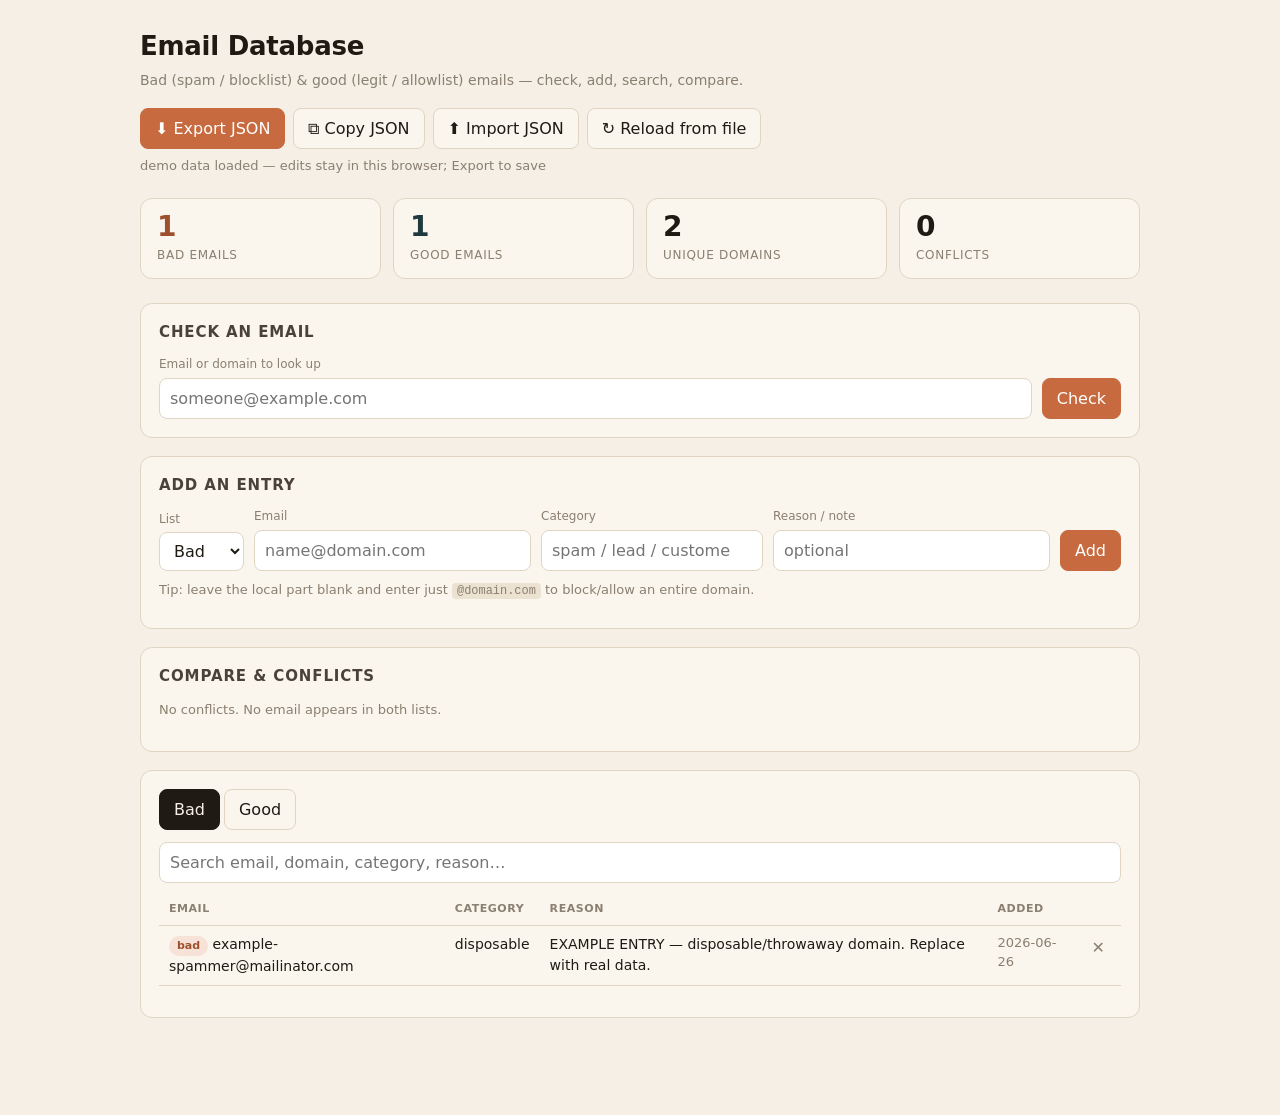
<file: email-db-demo.html>
<!doctype html>
<html lang="en">
<head>
<meta charset="utf-8" />
<meta name="viewport" content="width=device-width, initial-scale=1" />
<title>Email Database — Live Demo</title>
<style>
  :root{
    --bg:#F5EFE6; --surface:#FAF6EE; --sand:#EBE2D2; --ink:#1F1A14; --ink-soft:#4A4239;
    --muted:#8A7F70; --hairline:#E0D5C2; --terracotta:#C76A3F; --terracotta-deep:#9E4F2C;
    --ocean:#1F3A3D; --ocean-2:#2C5658; --bad:#9E4F2C; --good:#1F3A3D;
    --f-sans:"Inter","Helvetica Neue",system-ui,sans-serif;
  }
  *{box-sizing:border-box}
  body{margin:0;background:var(--bg);color:var(--ink);font-family:var(--f-sans);line-height:1.45}
  .wrap{max-width:1040px;margin:0 auto;padding:28px 20px 80px}
  header h1{margin:0 0 4px;font-size:26px;letter-spacing:-.01em}
  header p{margin:0;color:var(--muted);font-size:14px}
  .bar{display:flex;flex-wrap:wrap;gap:8px;margin:18px 0 22px}
  button,.btn{font:inherit;cursor:pointer;border:1px solid var(--hairline);background:var(--surface);
    color:var(--ink);padding:8px 14px;border-radius:8px}
  button:hover{border-color:var(--muted)}
  .btn-primary{background:var(--terracotta);border-color:var(--terracotta);color:#fff}
  .btn-primary:hover{background:var(--terracotta-deep);border-color:var(--terracotta-deep)}
  .stats{display:grid;grid-template-columns:repeat(auto-fit,minmax(140px,1fr));gap:12px;margin-bottom:24px}
  .stat{background:var(--surface);border:1px solid var(--hairline);border-radius:12px;padding:14px 16px}
  .stat .n{font-size:28px;font-weight:700;line-height:1}
  .stat .l{font-size:12px;color:var(--muted);text-transform:uppercase;letter-spacing:.06em;margin-top:6px}
  .stat.bad .n{color:var(--bad)} .stat.good .n{color:var(--good)}
  .card{background:var(--surface);border:1px solid var(--hairline);border-radius:12px;padding:18px;margin-bottom:18px}
  .card h2{margin:0 0 12px;font-size:15px;text-transform:uppercase;letter-spacing:.06em;color:var(--ink-soft)}
  .row{display:flex;flex-wrap:wrap;gap:10px;align-items:end}
  label{display:block;font-size:12px;color:var(--muted);margin-bottom:4px}
  input,select{font:inherit;padding:8px 10px;border:1px solid var(--hairline);border-radius:8px;background:#fff;color:var(--ink);min-width:0}
  input:focus,select:focus{outline:2px solid var(--terracotta);outline-offset:-1px}
  .grow{flex:1 1 200px}
  .verdict{margin-top:12px;padding:12px 14px;border-radius:10px;font-weight:600;display:none}
  .verdict.show{display:block}
  .verdict.v-bad{background:#f6e2d6;color:var(--bad)}
  .verdict.v-good{background:#dde8e3;color:var(--good)}
  .verdict.v-unknown{background:var(--sand);color:var(--ink-soft)}
  .verdict small{display:block;font-weight:400;color:var(--ink-soft);margin-top:4px}
  table{width:100%;border-collapse:collapse;font-size:14px}
  th,td{text-align:left;padding:8px 10px;border-bottom:1px solid var(--hairline);vertical-align:top}
  th{font-size:11px;text-transform:uppercase;letter-spacing:.05em;color:var(--muted);cursor:pointer;white-space:nowrap}
  tr:hover td{background:rgba(0,0,0,.02)}
  .pill{display:inline-block;font-size:11px;padding:2px 8px;border-radius:999px;font-weight:600}
  .pill.bad{background:#f6e2d6;color:var(--bad)} .pill.good{background:#dde8e3;color:var(--good)}
  .del{color:var(--muted);border:none;background:none;padding:2px 6px;font-size:16px}
  .del:hover{color:var(--bad)}
  .muted{color:var(--muted);font-size:13px}
  .tabs{display:flex;gap:4px;margin-bottom:12px}
  .tabs button.active{background:var(--ink);color:var(--bg);border-color:var(--ink)}
  .conflict{background:#fbeede;border:1px solid #e7c9a8;border-radius:10px;padding:10px 14px;margin-bottom:8px;font-size:14px}
  .notice{font-size:13px;color:var(--muted);margin:10px 0}
  .hidden{display:none}
  code{background:var(--sand);padding:1px 5px;border-radius:4px;font-size:.92em}
</style>
</head>
<body>
<div class="wrap">
  <header>
    <h1>Email Database</h1>
    <p>Bad (spam / blocklist) &amp; good (legit / allowlist) emails — check, add, search, compare.</p>
  </header>

  <div class="bar">
    <button class="btn-primary" id="btnExport">⬇ Export JSON</button>
    <button id="btnCopy">⧉ Copy JSON</button>
    <label class="btn" style="margin:0">⬆ Import JSON<input id="fileImport" type="file" accept="application/json" class="hidden"></label>
    <button id="btnReload">↻ Reload from file</button>
    <span class="muted" id="status" style="align-self:center"></span>
  </div>

  <div class="stats">
    <div class="stat bad"><div class="n" id="cBad">0</div><div class="l">Bad emails</div></div>
    <div class="stat good"><div class="n" id="cGood">0</div><div class="l">Good emails</div></div>
    <div class="stat"><div class="n" id="cDomains">0</div><div class="l">Unique domains</div></div>
    <div class="stat"><div class="n" id="cConflict">0</div><div class="l">Conflicts</div></div>
  </div>

  <!-- CHECK -->
  <div class="card">
    <h2>Check an email</h2>
    <div class="row">
      <div class="grow">
        <label for="checkInput">Email or domain to look up</label>
        <input id="checkInput" class="grow" style="width:100%" placeholder="someone@example.com" autocomplete="off">
      </div>
      <button class="btn-primary" id="btnCheck">Check</button>
    </div>
    <div class="verdict" id="verdict"></div>
  </div>

  <!-- ADD -->
  <div class="card">
    <h2>Add an entry</h2>
    <div class="row">
      <div><label>List</label>
        <select id="addList"><option value="bad">Bad</option><option value="good">Good</option></select></div>
      <div class="grow"><label>Email</label><input id="addEmail" style="width:100%" placeholder="name@domain.com"></div>
      <div><label>Category</label><input id="addCategory" placeholder="spam / lead / customer…" list="catList">
        <datalist id="catList">
          <option value="spam"><option value="phishing"><option value="disposable"><option value="bot"><option value="competitor">
          <option value="lead"><option value="customer"><option value="partner"><option value="vendor">
        </datalist></div>
      <div class="grow"><label>Reason / note</label><input id="addReason" style="width:100%" placeholder="optional"></div>
      <button class="btn-primary" id="btnAdd">Add</button>
    </div>
    <div class="notice">Tip: leave the local part blank and enter just <code>@domain.com</code> to block/allow an entire domain.</div>
  </div>

  <!-- COMPARE -->
  <div class="card" id="conflictCard">
    <h2>Compare &amp; conflicts</h2>
    <div id="conflicts"></div>
  </div>

  <!-- LIST -->
  <div class="card">
    <div class="tabs">
      <button data-tab="bad" class="active">Bad</button>
      <button data-tab="good">Good</button>
    </div>
    <div class="row" style="margin-bottom:10px">
      <input id="search" class="grow" style="width:100%" placeholder="Search email, domain, category, reason…">
    </div>
    <table>
      <thead><tr>
        <th data-sort="email">Email</th><th data-sort="category">Category</th>
        <th data-sort="reason">Reason</th><th data-sort="addedAt">Added</th><th></th>
      </tr></thead>
      <tbody id="tbody"></tbody>
    </table>
    <p class="muted" id="emptyMsg"></p>
  </div>
</div>

<script>
const DATA_URL = "data/email-database.json";
const SEED = {
  "meta": {
    "name": "SoFlo Bathroom Remodel — Email Database",
    "description": "Master list of bad (spam/blocklist) and good (legit lead/customer/allowlist) emails. Used for spam filtering, email validation, lead-quality tracking, and as labeled training data.",
    "schemaVersion": 1,
    "updatedAt": "2026-06-26",
    "fields": {
      "email": "Full email address, lowercased (e.g. \"jane@example.com\"). Optional if 'domain' is set for a whole-domain rule.",
      "domain": "Domain only, lowercased (e.g. \"example.com\"). Use for blocking/allowing an entire domain.",
      "category": "Free-form bucket. Bad: spam | phishing | disposable | bot | competitor. Good: lead | customer | partner | vendor.",
      "reason": "Short human note on why it's on this list.",
      "source": "Where it came from (e.g. \"contact form\", \"manual\", \"import\").",
      "addedAt": "Date added, YYYY-MM-DD."
    }
  },
  "bad": [
    {
      "email": "example-spammer@mailinator.com",
      "domain": "mailinator.com",
      "category": "disposable",
      "reason": "EXAMPLE ENTRY — disposable/throwaway domain. Replace with real data.",
      "source": "manual",
      "addedAt": "2026-06-26"
    }
  ],
  "good": [
    {
      "email": "example-customer@gmail.com",
      "domain": "gmail.com",
      "category": "customer",
      "reason": "EXAMPLE ENTRY — confirmed past customer. Replace with real data.",
      "source": "manual",
      "addedAt": "2026-06-26"
    }
  ]
}
;
const LS_KEY = "emailDb.working";
let db = { meta:{}, bad:[], good:[] };
let activeTab = "bad";
let sortKey = "addedAt", sortDir = -1;

const $ = s => document.querySelector(s);
const todayISO = () => new Date().toISOString().slice(0,10);
const norm = s => (s||"").trim().toLowerCase();
const domainOf = e => { const a = norm(e); return a.includes("@") ? a.split("@").pop() : a.replace(/^@/,""); };

function setStatus(msg){ $("#status").textContent = msg; }

async function load(){
  const saved = localStorage.getItem(LS_KEY);
  if (saved){
    try { db = JSON.parse(saved); setStatus("loaded your local working copy"); render(); return; }
    catch(e){ /* fall through */ }
  }
  await reloadFromFile();
}
async function reloadFromFile(){
  db = JSON.parse(JSON.stringify(SEED));
  db.bad = db.bad||[]; db.good = db.good||[];
  setStatus("demo data loaded — edits stay in this browser; Export to save");
  render();
}
function persist(){ localStorage.setItem(LS_KEY, JSON.stringify(db)); }

function findMatches(query){
  const q = norm(query); if(!q) return null;
  const dom = domainOf(q);
  const scan = list => db[list].filter(x =>
    norm(x.email) === q || (x.domain && norm(x.domain) === dom && !q.includes("@") ) ||
    (x.domain && norm(x.domain) === dom) );
  return { bad: scan("bad"), good: scan("good"), domain: dom };
}

function check(){
  const v = $("#verdict");
  const m = findMatches($("#checkInput").value);
  if(!m){ v.className="verdict"; return; }
  v.classList.add("show");
  if(m.bad.length){
    v.className = "verdict show v-bad";
    v.innerHTML = "⛔ BAD — on the blocklist" + reasonLine(m.bad);
  } else if(m.good.length){
    v.className = "verdict show v-good";
    v.innerHTML = "✓ GOOD — on the allowlist" + reasonLine(m.good);
  } else {
    v.className = "verdict show v-unknown";
    v.innerHTML = "? UNKNOWN — not in either list <small>No match for this address or its domain (" + m.domain + ").</small>";
  }
}
function reasonLine(hits){
  const h = hits[0];
  const how = norm(h.email) ? "exact address" : "domain rule";
  return "<small>Matched by " + how + (h.category?(" · "+h.category):"") + (h.reason?(" · "+h.reason):"") + "</small>";
}

function addEntry(){
  const list = $("#addList").value;
  let email = norm($("#addEmail").value);
  if(!email){ alert("Enter an email or @domain."); return; }
  const entry = {
    email: email.startsWith("@") ? "" : email,
    domain: domainOf(email),
    category: $("#addCategory").value.trim(),
    reason: $("#addReason").value.trim(),
    source: "manual",
    addedAt: todayISO()
  };
  const dupe = db[list].find(x => norm(x.email)===entry.email && norm(x.domain)===entry.domain);
  if(dupe){ alert("Already in the " + list + " list."); return; }
  db[list].unshift(entry);
  persist();
  $("#addEmail").value=$("#addCategory").value=$("#addReason").value="";
  setStatus("added to " + list + " · remember to Export and commit");
  render();
}

function removeEntry(list, idx){
  if(!confirm("Remove this entry?")) return;
  db[list].splice(idx,1); persist(); setStatus("removed · remember to Export"); render();
}

function computeConflicts(){
  const badSet = new Map(), out=[];
  db.bad.forEach(x => badSet.set(norm(x.email)||("@"+norm(x.domain)), x));
  db.good.forEach(g => {
    const k = norm(g.email)||("@"+norm(g.domain));
    if(badSet.has(k)) out.push(k.replace(/^@/,"")+" (in BOTH lists)");
  });
  return out;
}

function render(){
  $("#cBad").textContent = db.bad.length;
  $("#cGood").textContent = db.good.length;
  const doms = new Set([...db.bad,...db.good].map(x=>norm(x.domain)).filter(Boolean));
  $("#cDomains").textContent = doms.size;
  const conflicts = computeConflicts();
  $("#cConflict").textContent = conflicts.length;
  $("#conflicts").innerHTML = conflicts.length
    ? conflicts.map(c=>'<div class="conflict">⚠ '+c+' — review which list is correct.</div>').join("")
    : '<p class="muted">No conflicts. No email appears in both lists.</p>';

  const q = norm($("#search").value);
  let rows = db[activeTab].map((x,i)=>({x,i}))
    .filter(({x})=> !q || [x.email,x.domain,x.category,x.reason].some(f=>norm(f).includes(q)));
  rows.sort((a,b)=>{
    const av=norm(a.x[sortKey]), bv=norm(b.x[sortKey]);
    return av<bv?-sortDir:av>bv?sortDir:0;
  });
  $("#tbody").innerHTML = rows.map(({x,i})=>`
    <tr>
      <td><span class="pill ${activeTab}">${activeTab}</span> ${x.email||"<em>(any)</em> @"+x.domain}</td>
      <td>${x.category||""}</td><td>${x.reason||""}</td><td class="muted">${x.addedAt||""}</td>
      <td><button class="del" title="Remove" onclick="removeEntry('${activeTab}',${i})">✕</button></td>
    </tr>`).join("");
  $("#emptyMsg").textContent = rows.length ? "" :
    (db[activeTab].length ? "No matches for this search." : "This list is empty — add an entry above.");
}

function exportJson(){
  db.meta = db.meta||{}; db.meta.updatedAt = todayISO();
  const blob = new Blob([JSON.stringify(db,null,2)], {type:"application/json"});
  const a = document.createElement("a");
  a.href = URL.createObjectURL(blob); a.download = "email-database.json"; a.click();
  setStatus("exported — commit this file to data/email-database.json");
}
async function copyJson(){
  db.meta = db.meta||{}; db.meta.updatedAt = todayISO();
  await navigator.clipboard.writeText(JSON.stringify(db,null,2));
  setStatus("JSON copied to clipboard");
}
function importJson(file){
  const r = new FileReader();
  r.onload = () => { try{
    const j = JSON.parse(r.result); j.bad=j.bad||[]; j.good=j.good||[];
    db = j; persist(); setStatus("imported "+file.name); render();
  }catch(e){ alert("Not valid JSON: "+e.message); } };
  r.readAsText(file);
}

// wire up
$("#btnCheck").onclick = check;
$("#checkInput").addEventListener("keydown", e=>{ if(e.key==="Enter") check(); });
$("#btnAdd").onclick = addEntry;
$("#btnExport").onclick = exportJson;
$("#btnCopy").onclick = copyJson;
$("#btnReload").onclick = ()=>{ if(confirm("Discard your local working copy and reload the committed file?")){ localStorage.removeItem(LS_KEY); reloadFromFile(); } };
$("#fileImport").onchange = e=>{ if(e.target.files[0]) importJson(e.target.files[0]); };
$("#search").addEventListener("input", render);
document.querySelectorAll(".tabs button").forEach(b=> b.onclick=()=>{
  activeTab=b.dataset.tab;
  document.querySelectorAll(".tabs button").forEach(x=>x.classList.toggle("active",x===b));
  render();
});
document.querySelectorAll("th[data-sort]").forEach(th=> th.onclick=()=>{
  const k=th.dataset.sort; sortDir = (sortKey===k)? -sortDir : 1; sortKey=k; render();
});

load();
</script>
</body>
</html>
</file>
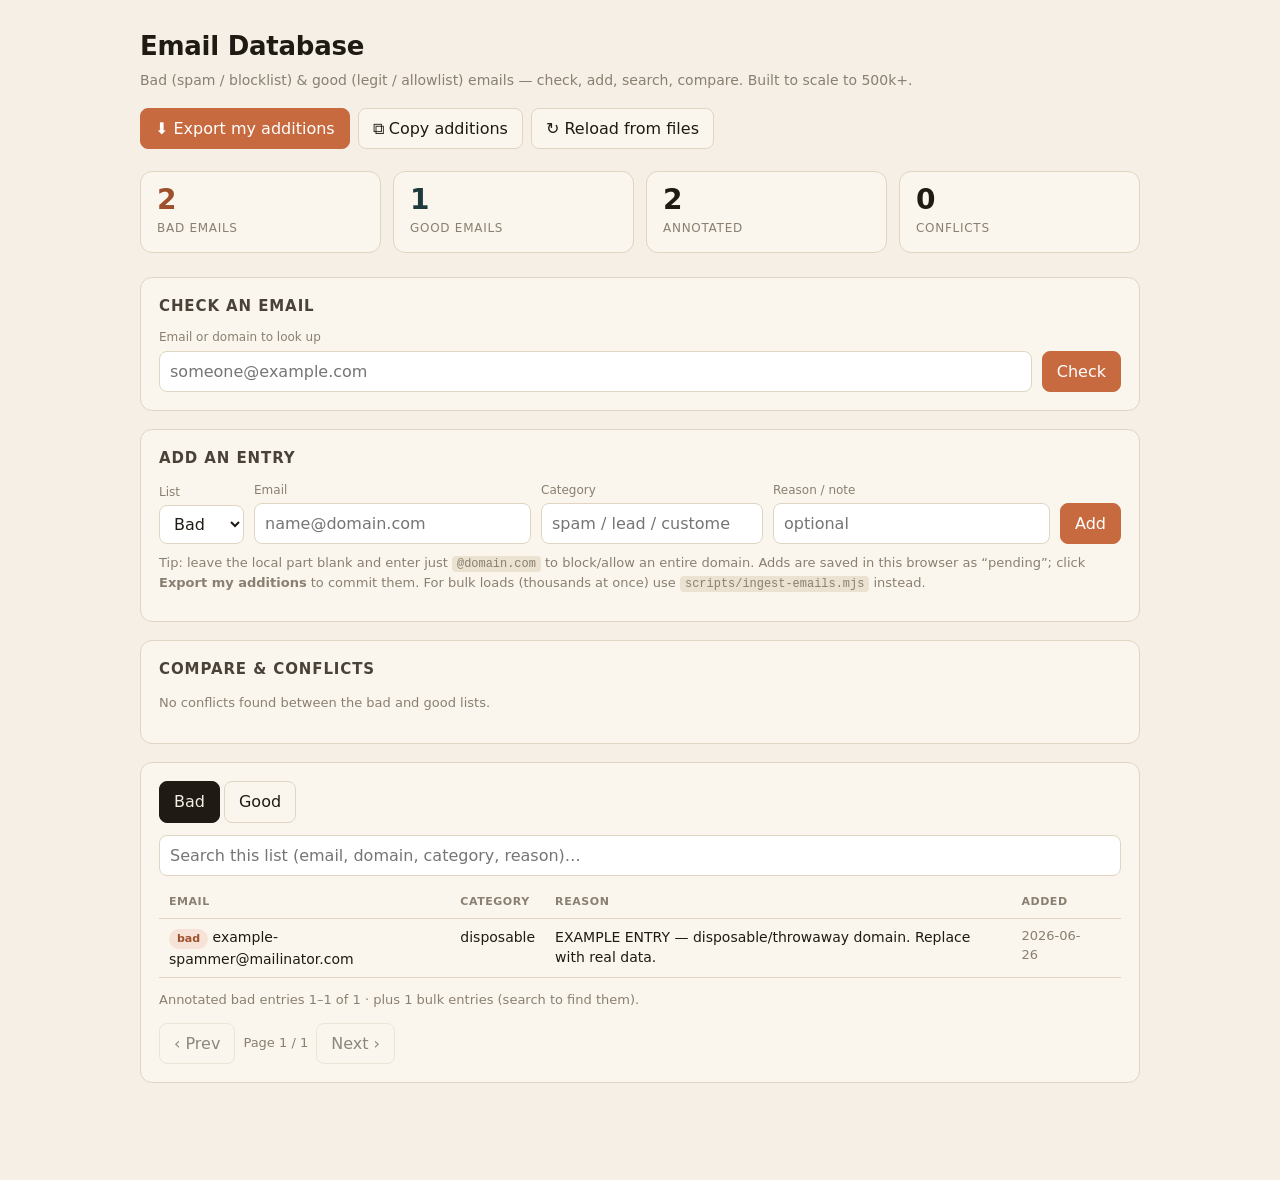
<file: email-db.html>
<!doctype html>
<html lang="en">
<head>
<meta charset="utf-8" />
<meta name="viewport" content="width=device-width, initial-scale=1" />
<title>Email Database — Bad &amp; Good</title>
<style>
  :root{
    --bg:#F5EFE6; --surface:#FAF6EE; --sand:#EBE2D2; --ink:#1F1A14; --ink-soft:#4A4239;
    --muted:#8A7F70; --hairline:#E0D5C2; --terracotta:#C76A3F; --terracotta-deep:#9E4F2C;
    --ocean:#1F3A3D; --ocean-2:#2C5658; --bad:#9E4F2C; --good:#1F3A3D;
    --f-sans:"Inter","Helvetica Neue",system-ui,sans-serif;
  }
  *{box-sizing:border-box}
  body{margin:0;background:var(--bg);color:var(--ink);font-family:var(--f-sans);line-height:1.45}
  .wrap{max-width:1040px;margin:0 auto;padding:28px 20px 80px}
  header h1{margin:0 0 4px;font-size:26px;letter-spacing:-.01em}
  header p{margin:0;color:var(--muted);font-size:14px}
  .bar{display:flex;flex-wrap:wrap;gap:8px;margin:18px 0 22px}
  button,.btn{font:inherit;cursor:pointer;border:1px solid var(--hairline);background:var(--surface);
    color:var(--ink);padding:8px 14px;border-radius:8px}
  button:hover{border-color:var(--muted)}
  button:disabled{opacity:.5;cursor:default}
  .btn-primary{background:var(--terracotta);border-color:var(--terracotta);color:#fff}
  .btn-primary:hover{background:var(--terracotta-deep);border-color:var(--terracotta-deep)}
  .stats{display:grid;grid-template-columns:repeat(auto-fit,minmax(140px,1fr));gap:12px;margin-bottom:24px}
  .stat{background:var(--surface);border:1px solid var(--hairline);border-radius:12px;padding:14px 16px}
  .stat .n{font-size:28px;font-weight:700;line-height:1}
  .stat .l{font-size:12px;color:var(--muted);text-transform:uppercase;letter-spacing:.06em;margin-top:6px}
  .stat.bad .n{color:var(--bad)} .stat.good .n{color:var(--good)}
  .card{background:var(--surface);border:1px solid var(--hairline);border-radius:12px;padding:18px;margin-bottom:18px}
  .card h2{margin:0 0 12px;font-size:15px;text-transform:uppercase;letter-spacing:.06em;color:var(--ink-soft)}
  .row{display:flex;flex-wrap:wrap;gap:10px;align-items:end}
  label{display:block;font-size:12px;color:var(--muted);margin-bottom:4px}
  input,select{font:inherit;padding:8px 10px;border:1px solid var(--hairline);border-radius:8px;background:#fff;color:var(--ink);min-width:0}
  input:focus,select:focus{outline:2px solid var(--terracotta);outline-offset:-1px}
  .grow{flex:1 1 200px}
  .verdict{margin-top:12px;padding:12px 14px;border-radius:10px;font-weight:600;display:none}
  .verdict.show{display:block}
  .verdict.v-bad{background:#f6e2d6;color:var(--bad)}
  .verdict.v-good{background:#dde8e3;color:var(--good)}
  .verdict.v-unknown{background:var(--sand);color:var(--ink-soft)}
  .verdict small{display:block;font-weight:400;color:var(--ink-soft);margin-top:4px}
  table{width:100%;border-collapse:collapse;font-size:14px}
  th,td{text-align:left;padding:8px 10px;border-bottom:1px solid var(--hairline);vertical-align:top}
  th{font-size:11px;text-transform:uppercase;letter-spacing:.05em;color:var(--muted);white-space:nowrap}
  tr:hover td{background:rgba(0,0,0,.02)}
  .pill{display:inline-block;font-size:11px;padding:2px 8px;border-radius:999px;font-weight:600}
  .pill.bad{background:#f6e2d6;color:var(--bad)} .pill.good{background:#dde8e3;color:var(--good)}
  .pill.bulk{background:var(--sand);color:var(--ink-soft)}
  .del{color:var(--muted);border:none;background:none;padding:2px 6px;font-size:16px}
  .del:hover{color:var(--bad)}
  .muted{color:var(--muted);font-size:13px}
  .tabs{display:flex;gap:4px;margin-bottom:12px}
  .tabs button.active{background:var(--ink);color:var(--bg);border-color:var(--ink)}
  .conflict{background:#fbeede;border:1px solid #e7c9a8;border-radius:10px;padding:10px 14px;margin-bottom:8px;font-size:14px}
  .notice{font-size:13px;color:var(--muted);margin:10px 0}
  .hidden{display:none}
  code{background:var(--sand);padding:1px 5px;border-radius:4px;font-size:.92em}
  .pager{display:flex;gap:8px;align-items:center;margin-top:12px}
</style>
</head>
<body>
<div class="wrap">
  <header>
    <h1>Email Database</h1>
    <p>Bad (spam / blocklist) &amp; good (legit / allowlist) emails — check, add, search, compare. Built to scale to 500k+.</p>
  </header>

  <div class="bar">
    <button class="btn-primary" id="btnExport">⬇ Export my additions</button>
    <button id="btnCopy">⧉ Copy additions</button>
    <button id="btnReload">↻ Reload from files</button>
    <span class="muted" id="status" style="align-self:center"></span>
  </div>

  <div class="stats">
    <div class="stat bad"><div class="n" id="cBad">0</div><div class="l">Bad emails</div></div>
    <div class="stat good"><div class="n" id="cGood">0</div><div class="l">Good emails</div></div>
    <div class="stat"><div class="n" id="cAnnotated">0</div><div class="l">Annotated</div></div>
    <div class="stat"><div class="n" id="cConflict">0</div><div class="l">Conflicts</div></div>
  </div>

  <!-- CHECK -->
  <div class="card">
    <h2>Check an email</h2>
    <div class="row">
      <div class="grow">
        <label for="checkInput">Email or domain to look up</label>
        <input id="checkInput" class="grow" style="width:100%" placeholder="someone@example.com" autocomplete="off">
      </div>
      <button class="btn-primary" id="btnCheck">Check</button>
    </div>
    <div class="verdict" id="verdict"></div>
  </div>

  <!-- ADD -->
  <div class="card">
    <h2>Add an entry</h2>
    <div class="row">
      <div><label>List</label>
        <select id="addList"><option value="bad">Bad</option><option value="good">Good</option></select></div>
      <div class="grow"><label>Email</label><input id="addEmail" style="width:100%" placeholder="name@domain.com"></div>
      <div><label>Category</label><input id="addCategory" placeholder="spam / lead / customer…" list="catList">
        <datalist id="catList">
          <option value="spam"><option value="phishing"><option value="disposable"><option value="bot"><option value="competitor">
          <option value="lead"><option value="customer"><option value="partner"><option value="vendor">
        </datalist></div>
      <div class="grow"><label>Reason / note</label><input id="addReason" style="width:100%" placeholder="optional"></div>
      <button class="btn-primary" id="btnAdd">Add</button>
    </div>
    <div class="notice">Tip: leave the local part blank and enter just <code>@domain.com</code> to block/allow an entire domain.
      Adds are saved in this browser as “pending”; click <b>Export my additions</b> to commit them.
      For bulk loads (thousands at once) use <code>scripts/ingest-emails.mjs</code> instead.</div>
  </div>

  <!-- COMPARE -->
  <div class="card" id="conflictCard">
    <h2>Compare &amp; conflicts</h2>
    <div id="conflicts"></div>
  </div>

  <!-- LIST -->
  <div class="card">
    <div class="tabs">
      <button data-tab="bad" class="active">Bad</button>
      <button data-tab="good">Good</button>
    </div>
    <div class="row" style="margin-bottom:10px">
      <input id="search" class="grow" style="width:100%" placeholder="Search this list (email, domain, category, reason)…">
    </div>
    <table>
      <thead><tr>
        <th>Email</th><th>Category</th><th>Reason</th><th>Added</th><th></th>
      </tr></thead>
      <tbody id="tbody"></tbody>
    </table>
    <p class="muted" id="emptyMsg"></p>
    <div class="pager hidden" id="pager">
      <button id="prevPage">‹ Prev</button>
      <span class="muted" id="pageInfo"></span>
      <button id="nextPage">Next ›</button>
    </div>
  </div>
</div>

<script>
// ---------------------------------------------------------------------------
// Scalable design for 500k+ entries:
//   * Bulk lists (data/bad-emails.txt, good-emails.txt) -> Set for O(1) checks.
//   * Annotated entries (data/email-database.json) -> small Map for reasons.
//   * Manual adds -> "pending" delta only, kept tiny in localStorage.
//   * Browsing is paginated; search results are capped. Never render 500k rows.
// ---------------------------------------------------------------------------
const JSON_URL = "data/email-database.json";
const BULK_URL = { bad: "data/bad-emails.txt", good: "data/good-emails.txt" };
const LS_KEY = "emailDb.pending";          // only the small delta lives here
const PAGE_SIZE = 100;
const SEARCH_CAP = 500;                     // max rows scanned out per search

// Source of truth for membership + counts (keys: "email" or "@domain")
const allBad = new Set(), allGood = new Set();
// Annotated entries only (browsable, have reasons). key -> {list,email,domain,category,reason,source,addedAt}
const info = new Map();
// Pending manual adds (the delta the user will export). key -> entry
let pending = { bad: {}, good: {} };

let activeTab = "bad";
let page = 0;
let metaFromFile = {};

const $ = s => document.querySelector(s);
const todayISO = () => new Date().toISOString().slice(0,10);
const norm = s => (s||"").trim().toLowerCase();
const domainOf = e => { const a = norm(e); return a.includes("@") ? a.split("@").pop() : a.replace(/^@/,""); };
const keyOf = (email, domain) => norm(email) ? norm(email) : "@" + norm(domain);
const fmt = n => n.toLocaleString();
function setStatus(msg){ $("#status").textContent = msg; }

// ---- loading ---------------------------------------------------------------
async function loadAll(){
  allBad.clear(); allGood.clear(); info.clear();
  metaFromFile = {};
  await Promise.all([ loadJson(), loadBulk("bad"), loadBulk("good") ]);
  loadPending();
  render();
}

async function loadJson(){
  try{
    const r = await fetch(JSON_URL, {cache:"no-store"});
    if(!r.ok) throw new Error(r.status);
    const j = await r.json();
    metaFromFile = j.meta || {};
    for (const list of ["bad","good"]) {
      (j[list]||[]).forEach(x => addEntry(list, x, /*annotated*/true));
    }
  }catch(e){ /* fine if missing; bulk lists may still load */ }
}

async function loadBulk(list){
  try{
    const r = await fetch(BULK_URL[list], {cache:"no-store"});
    if(!r.ok) throw new Error(r.status);
    const text = await r.text();
    const target = list === "bad" ? allBad : allGood;
    let start = 0;
    // Parse line-by-line without building a giant array of objects.
    while (start < text.length) {
      let nl = text.indexOf("\n", start);
      if (nl === -1) nl = text.length;
      const line = text.slice(start, nl).trim();
      start = nl + 1;
      if (!line || line[0] === "#") continue;
      target.add(norm(line));
    }
  }catch(e){ /* fine if missing */ }
}

// Register an entry into the membership Sets (+info if annotated).
function addEntry(list, x, annotated){
  const email = norm(x.email).startsWith("@") ? "" : norm(x.email);
  const domain = norm(x.domain) || domainOf(email);
  const k = keyOf(email, domain);
  (list === "bad" ? allBad : allGood).add(k);
  if (annotated) info.set(list + "|" + k, { list, email, domain,
    category: x.category||"", reason: x.reason||"", source: x.source||"", addedAt: x.addedAt||"" });
  return k;
}

function loadPending(){
  try{
    const saved = JSON.parse(localStorage.getItem(LS_KEY) || "null");
    if (saved && saved.bad && saved.good) pending = saved;
  }catch(e){ pending = { bad:{}, good:{} }; }
  for (const list of ["bad","good"]) {
    Object.values(pending[list]).forEach(x => addEntry(list, x, true));
  }
}
function persistPending(){ localStorage.setItem(LS_KEY, JSON.stringify(pending)); }

// ---- check (O(1) membership) ----------------------------------------------
function lookup(query){
  const q = norm(query); if(!q) return null;
  const dom = domainOf(q);
  const keys = [];
  if (q.includes("@") && !q.startsWith("@")) keys.push(q);   // exact address
  keys.push("@" + dom);                                       // whole-domain rule
  const hit = (set) => keys.find(k => set.has(k)) || null;
  const bKey = hit(allBad), gKey = hit(allGood);
  const reason = (k) => info.get("bad|"+k) || info.get("good|"+k) || null;
  return { bad: bKey, good: gKey, domain: dom,
           badInfo: bKey ? reason(bKey) : null, goodInfo: gKey ? reason(gKey) : null };
}

function check(){
  const v = $("#verdict");
  const m = lookup($("#checkInput").value);
  if(!m){ v.className="verdict"; return; }
  v.classList.add("show");
  if(m.bad){
    v.className = "verdict show v-bad";
    v.innerHTML = "⛔ BAD — on the blocklist" + reasonLine(m.bad, m.badInfo);
  } else if(m.good){
    v.className = "verdict show v-good";
    v.innerHTML = "✓ GOOD — on the allowlist" + reasonLine(m.good, m.goodInfo);
  } else {
    v.className = "verdict show v-unknown";
    v.innerHTML = "? UNKNOWN — not in either list <small>No match for this address or its domain (" + m.domain + ").</small>";
  }
}
function reasonLine(key, meta){
  const how = key.startsWith("@") ? "domain rule" : "exact address";
  if (!meta) return "<small>Matched by " + how + " · (bulk list, no note)</small>";
  return "<small>Matched by " + how + (meta.category?(" · "+meta.category):"") + (meta.reason?(" · "+meta.reason):"") + "</small>";
}

// ---- add -------------------------------------------------------------------
function add(){
  const list = $("#addList").value;
  let raw = norm($("#addEmail").value);
  if(!raw){ alert("Enter an email or @domain."); return; }
  const email = raw.startsWith("@") ? "" : raw;
  const domain = domainOf(raw);
  const k = keyOf(email, domain);
  if ((list==="bad"?allBad:allGood).has(k)) { alert("Already on the " + list + " list."); return; }
  const entry = { email, domain, category: $("#addCategory").value.trim(),
    reason: $("#addReason").value.trim(), source: "manual", addedAt: todayISO() };
  pending[list][k] = entry;
  addEntry(list, entry, true);
  persistPending();
  $("#addEmail").value=$("#addCategory").value=$("#addReason").value="";
  setStatus("added to " + list + " (pending) · Export my additions to commit");
  render();
}

function removePending(list, k){
  if(!confirm("Remove this pending entry?")) return;
  delete pending[list][k];
  // rebuild membership/info from scratch is simplest & safe at our annotated scale
  persistPending();
  loadAll();
  setStatus("removed pending entry");
}

// ---- conflicts (intersection of the two Sets, capped display) --------------
function computeConflicts(){
  const [small, big] = allBad.size <= allGood.size ? [allBad, allGood] : [allGood, allBad];
  const out = [];
  for (const k of small) { if (big.has(k)) { out.push(k.replace(/^@/,"")); if (out.length >= 50) break; } }
  return out;
}

// ---- render (paginated browse of ANNOTATED entries; search can scan bulk) --
function annotatedRows(list){
  return [...info.values()].filter(e => e.list === list);
}

function searchBulk(list, q){
  // Scan the big Set for substring matches, capped so we never freeze.
  const set = list === "bad" ? allBad : allGood;
  const rows = []; let scanned = 0;
  for (const k of set) {
    scanned++;
    if (k.includes(q)) {
      const isDom = k.startsWith("@");
      rows.push({ email: isDom ? "" : k, domain: isDom ? k.slice(1) : domainOf(k),
        category:"", reason:"", addedAt:"", bulk:true, list });
      if (rows.length >= SEARCH_CAP) break;
    }
  }
  return rows;
}

function render(){
  $("#cBad").textContent = fmt(allBad.size);
  $("#cGood").textContent = fmt(allGood.size);
  $("#cAnnotated").textContent = fmt(info.size);
  const conflicts = computeConflicts();
  $("#cConflict").textContent = fmt(conflicts.length) + (conflicts.length>=50 ? "+" : "");
  $("#conflicts").innerHTML = conflicts.length
    ? conflicts.map(c=>'<div class="conflict">⚠ '+c+' — in BOTH lists; review which is correct.</div>').join("")
    : '<p class="muted">No conflicts found between the bad and good lists.</p>';

  const q = norm($("#search").value);
  let rows, note;
  if (q) {
    // Search: annotated matches first, then fill from the bulk list, capped.
    const ann = annotatedRows(activeTab).filter(e =>
      [e.email,e.domain,e.category,e.reason].some(f=>norm(f).includes(q)));
    const bulk = searchBulk(activeTab, q).filter(b => !info.has(activeTab+"|"+keyOf(b.email,b.domain)));
    rows = ann.concat(bulk).slice(0, SEARCH_CAP);
    note = "Showing " + rows.length + (rows.length>=SEARCH_CAP ? "+ (capped)" : "") + " matches for “"+q+"”.";
    $("#pager").classList.add("hidden");
  } else {
    // Browse: only annotated entries, paginated. Bulk lists are too big to page.
    const all = annotatedRows(activeTab).sort((a,b)=> (b.addedAt||"").localeCompare(a.addedAt||""));
    const total = all.length;
    const pages = Math.max(1, Math.ceil(total / PAGE_SIZE));
    if (page >= pages) page = pages - 1;
    rows = all.slice(page*PAGE_SIZE, page*PAGE_SIZE + PAGE_SIZE);
    const bulkN = (activeTab==="bad"?allBad:allGood).size - total;
    note = total
      ? "Annotated " + activeTab + " entries " + (page*PAGE_SIZE+1) + "–" + (page*PAGE_SIZE+rows.length) + " of " + fmt(total)
        + (bulkN>0 ? " · plus " + fmt(bulkN) + " bulk entries (search to find them)." : "")
      : (bulkN>0 ? fmt(bulkN) + " bulk " + activeTab + " entries — use search to look one up."
                 : "This list is empty — add an entry above.");
    $("#pager").classList.toggle("hidden", pages <= 1);
    $("#pageInfo").textContent = "Page " + (page+1) + " / " + pages;
    $("#prevPage").disabled = page <= 0;
    $("#nextPage").disabled = page >= pages-1;
  }

  $("#tbody").innerHTML = rows.map(x => {
    const k = keyOf(x.email, x.domain);
    const isPending = pending[x.list] && pending[x.list][k];
    const label = x.bulk ? '<span class="pill bulk">bulk</span>' : '<span class="pill '+x.list+'">'+x.list+'</span>';
    const who = x.email || "<em>(any)</em> @" + x.domain;
    const del = isPending
      ? '<button class="del" title="Remove pending" onclick="removePending(\''+x.list+'\',\''+k.replace(/'/g,"\\'")+'\')">✕</button>'
      : '';
    return "<tr><td>"+label+" "+who+"</td><td>"+(x.category||"")+"</td><td>"+(x.reason||"")
         +"</td><td class='muted'>"+(x.addedAt||"")+(isPending?" · pending":"")+"</td><td>"+del+"</td></tr>";
  }).join("");
  $("#emptyMsg").textContent = note;
}

// ---- export (only the pending delta) --------------------------------------
function pendingPayload(){
  const out = { meta: { exportedAt: todayISO(), note: "Pending additions — merge into data/email-database.json or ingest into the bulk lists." },
                bad: Object.values(pending.bad), good: Object.values(pending.good) };
  return out;
}
function exportJson(){
  const n = Object.keys(pending.bad).length + Object.keys(pending.good).length;
  if(!n){ setStatus("no pending additions to export"); return; }
  const blob = new Blob([JSON.stringify(pendingPayload(),null,2)], {type:"application/json"});
  const a = document.createElement("a");
  a.href = URL.createObjectURL(blob); a.download = "email-additions.json"; a.click();
  setStatus("exported "+n+" additions — hand to Claude or merge into the data files");
}
async function copyJson(){
  await navigator.clipboard.writeText(JSON.stringify(pendingPayload(),null,2));
  setStatus("pending additions copied to clipboard");
}

// ---- wire up ---------------------------------------------------------------
$("#btnCheck").onclick = check;
$("#checkInput").addEventListener("keydown", e=>{ if(e.key==="Enter") check(); });
$("#btnAdd").onclick = add;
$("#btnExport").onclick = exportJson;
$("#btnCopy").onclick = copyJson;
$("#btnReload").onclick = ()=>{ setStatus("reloading…"); loadAll(); };
let searchTimer;
$("#search").addEventListener("input", ()=>{ clearTimeout(searchTimer); page=0; searchTimer=setTimeout(render,120); });
$("#prevPage").onclick = ()=>{ if(page>0){ page--; render(); } };
$("#nextPage").onclick = ()=>{ page++; render(); };
document.querySelectorAll(".tabs button").forEach(b=> b.onclick=()=>{
  activeTab=b.dataset.tab; page=0;
  document.querySelectorAll(".tabs button").forEach(x=>x.classList.toggle("active",x===b));
  render();
});

loadAll();
</script>
</body>
</html>
</file>
